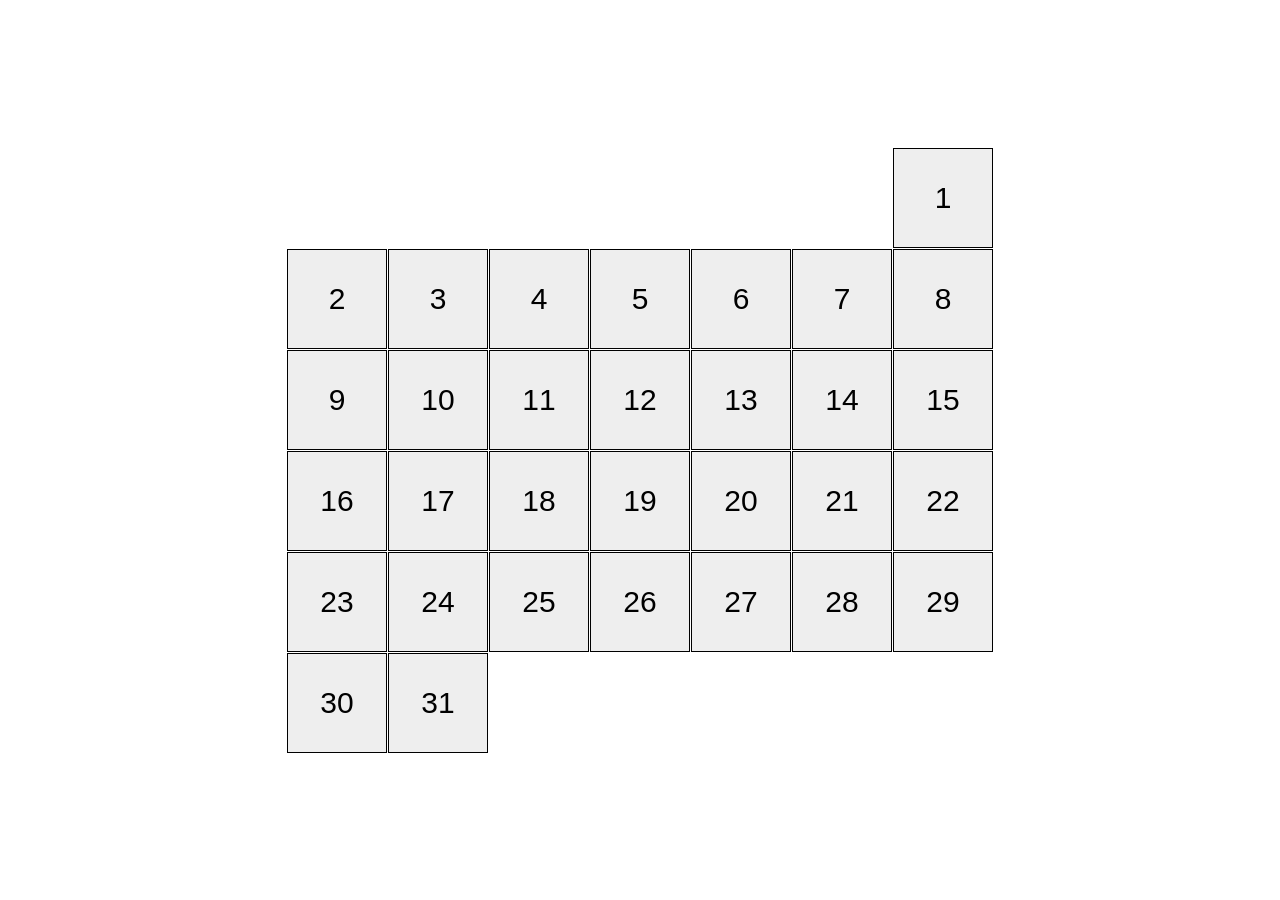
<file: index.html>
<!doctype html><html lang="en"><head><meta charset="utf-8"><meta name="viewport" content="width=device-width, initial-scale=1.0"><title>Calendar</title><link rel="stylesheet" href="index.7f7f8dd0.css"></head><body> <section class="calendar calendar--month-length-31 calendar--start-day-sun"> <div class="calendar__day"></div> <div class="calendar__day"></div> <div class="calendar__day"></div> <div class="calendar__day"></div> <div class="calendar__day"></div> <div class="calendar__day"></div> <div class="calendar__day"></div> <div class="calendar__day"></div> <div class="calendar__day"></div> <div class="calendar__day"></div> <div class="calendar__day"></div> <div class="calendar__day"></div> <div class="calendar__day"></div> <div class="calendar__day"></div> <div class="calendar__day"></div> <div class="calendar__day"></div> <div class="calendar__day"></div> <div class="calendar__day"></div> <div class="calendar__day"></div> <div class="calendar__day"></div> <div class="calendar__day"></div> <div class="calendar__day"></div> <div class="calendar__day"></div> <div class="calendar__day"></div> <div class="calendar__day"></div> <div class="calendar__day"></div> <div class="calendar__day"></div> <div class="calendar__day"></div> <div class="calendar__day"></div> <div class="calendar__day"></div> <div class="calendar__day"></div> <div class="calendar__day"></div> <div class="calendar__day"></div> <div class="calendar__day"></div> <div class="calendar__day"></div> <div class="calendar__day"></div> <div class="calendar__day"></div> <div class="calendar__day"></div> <div class="calendar__day"></div> <div class="calendar__day"></div> <div class="calendar__day"></div> <div class="calendar__day"></div> </section> </body></html>
</file>
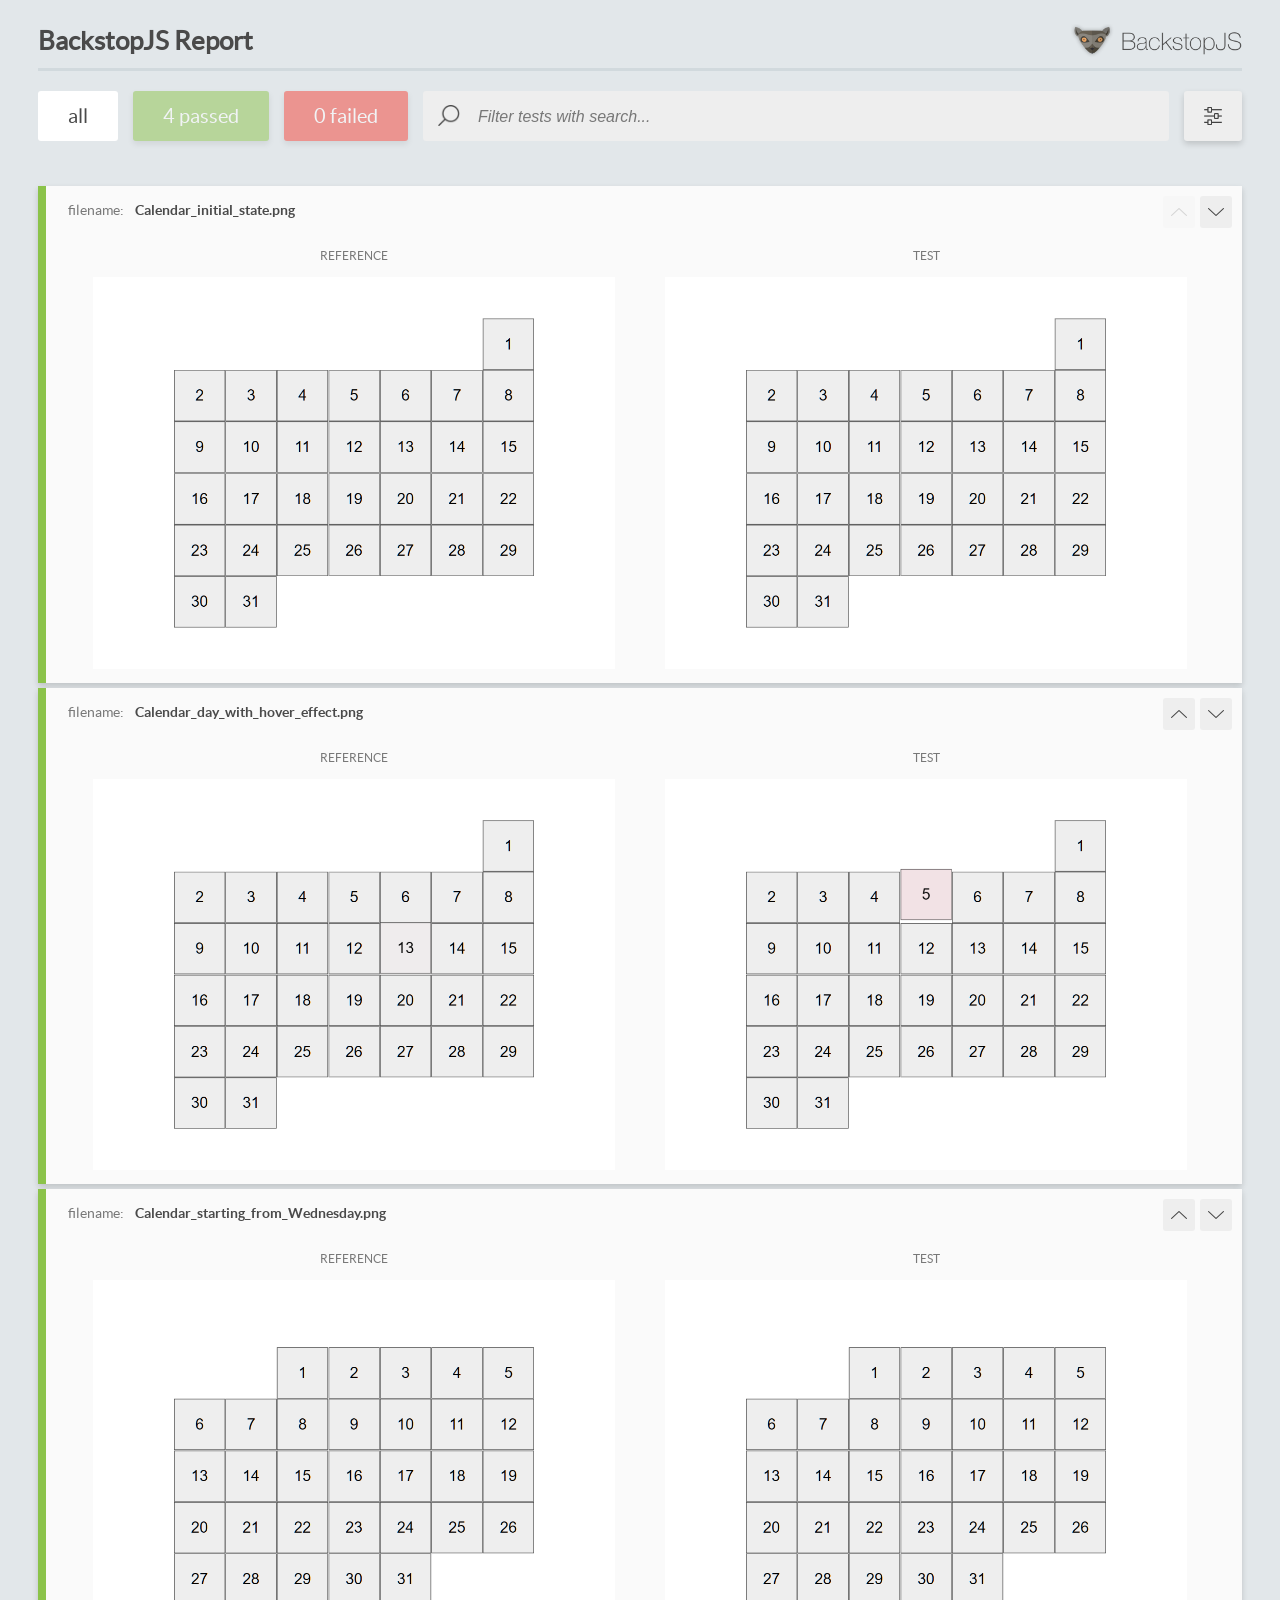
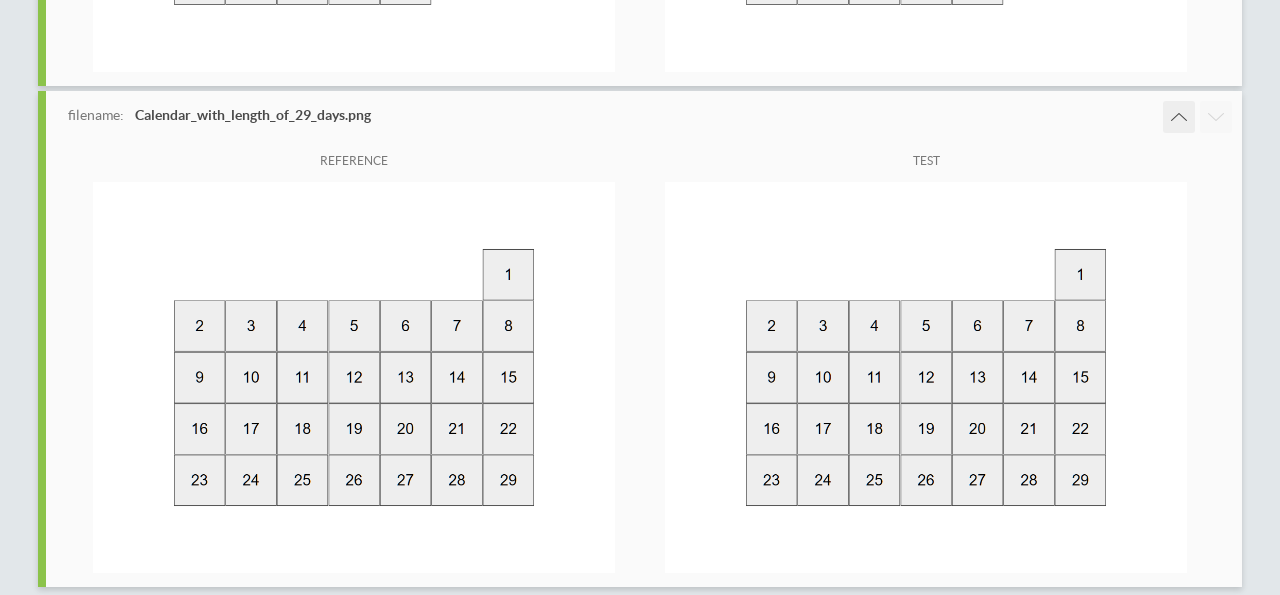
<file: report/html_report/index.html>
<!DOCTYPE html>
<html>
  <head>
    <meta charset="utf-8">
    <!-- Disable Cache -->
    <meta http-equiv="Cache-Control" content="no-cache, no-store, must-revalidate">
    <meta http-equiv="Pragma" content="no-cache">
    <meta http-equiv="Expires" content="0">

    <title>BackstopJS Report</title>

    <style>
      @font-face {
          font-family: 'latoregular';
          src: url('./assets/fonts/lato-regular-webfont.woff2') format('woff2'),
              url('./assets/fonts/lato-regular-webfont.woff') format('woff');
          font-weight: 400;
          font-style: normal;
      }
      @font-face {
          font-family: 'latobold';
          src: url('./assets/fonts/lato-bold-webfont.woff2') format('woff2'),
              url('./assets/fonts/lato-bold-webfont.woff') format('woff');
          font-weight: 700;
          font-style: normal;
      }

      .ReactModal__Body--open {
          overflow: hidden;
      }
      .ReactModal__Body--open .header {
        display: none;
      }

    </style>
  </head>
  <body style="background-color: #E2E7EA">
    <div id="root">

    </div>
    <script>
      function report (report) { // eslint-disable-line no-unused-vars
        window.tests = report;
      }
    </script>
    <script src="config.js"></script>
    <script src="index_bundle.js"></script>
  </body>
</html>
</file>
<file: index.7f7f8dd0.css>
.calendar{flex-wrap:wrap;gap:1px;width:706px;display:flex}.calendar__day{box-sizing:border-box;background-color:#eee;border:1px solid #000;width:100px;height:100px;padding:10px}.calendar__day:before{justify-content:center;align-items:center;width:100%;height:100%;display:flex}.calendar__day:hover{cursor:pointer;background-color:#ffbfcb;transition-duration:.5s;transform:translateY(-20px)}.calendar__day:first-child:before{content:"1"}.calendar__day:nth-child(2):before{content:"2"}.calendar__day:nth-child(3):before{content:"3"}.calendar__day:nth-child(4):before{content:"4"}.calendar__day:nth-child(5):before{content:"5"}.calendar__day:nth-child(6):before{content:"6"}.calendar__day:nth-child(7):before{content:"7"}.calendar__day:nth-child(8):before{content:"8"}.calendar__day:nth-child(9):before{content:"9"}.calendar__day:nth-child(10):before{content:"10"}.calendar__day:nth-child(11):before{content:"11"}.calendar__day:nth-child(12):before{content:"12"}.calendar__day:nth-child(13):before{content:"13"}.calendar__day:nth-child(14):before{content:"14"}.calendar__day:nth-child(15):before{content:"15"}.calendar__day:nth-child(16):before{content:"16"}.calendar__day:nth-child(17):before{content:"17"}.calendar__day:nth-child(18):before{content:"18"}.calendar__day:nth-child(19):before{content:"19"}.calendar__day:nth-child(20):before{content:"20"}.calendar__day:nth-child(21):before{content:"21"}.calendar__day:nth-child(22):before{content:"22"}.calendar__day:nth-child(23):before{content:"23"}.calendar__day:nth-child(24):before{content:"24"}.calendar__day:nth-child(25):before{content:"25"}.calendar__day:nth-child(26):before{content:"26"}.calendar__day:nth-child(27):before{content:"27"}.calendar__day:nth-child(28):before{content:"28"}.calendar__day:nth-child(29):before{content:"29"}.calendar__day:nth-child(30):before{content:"30"}.calendar__day:nth-child(31):before{content:"31"}.calendar--start-day-mon .calendar__day:first-child{margin-left:0}.calendar--start-day-tue .calendar__day:first-child{margin-left:101px}.calendar--start-day-wed .calendar__day:first-child{margin-left:202px}.calendar--start-day-thu .calendar__day:first-child{margin-left:303px}.calendar--start-day-fri .calendar__day:first-child{margin-left:404px}.calendar--start-day-sat .calendar__day:first-child{margin-left:505px}.calendar--start-day-sun .calendar__day:first-child{margin-left:606px}.calendar--month-length-28 .calendar__day:nth-child(29),.calendar--month-length-28 .calendar__day:nth-child(30),.calendar--month-length-28 .calendar__day:nth-child(31),.calendar--month-length-28 .calendar__day:nth-child(32),.calendar--month-length-28 .calendar__day:nth-child(33),.calendar--month-length-28 .calendar__day:nth-child(34),.calendar--month-length-28 .calendar__day:nth-child(35),.calendar--month-length-28 .calendar__day:nth-child(36),.calendar--month-length-28 .calendar__day:nth-child(37),.calendar--month-length-28 .calendar__day:nth-child(38),.calendar--month-length-28 .calendar__day:nth-child(39),.calendar--month-length-28 .calendar__day:nth-child(40),.calendar--month-length-28 .calendar__day:nth-child(41),.calendar--month-length-28 .calendar__day:nth-child(42),.calendar--month-length-29 .calendar__day:nth-child(30),.calendar--month-length-29 .calendar__day:nth-child(31),.calendar--month-length-29 .calendar__day:nth-child(32),.calendar--month-length-29 .calendar__day:nth-child(33),.calendar--month-length-29 .calendar__day:nth-child(34),.calendar--month-length-29 .calendar__day:nth-child(35),.calendar--month-length-29 .calendar__day:nth-child(36),.calendar--month-length-29 .calendar__day:nth-child(37),.calendar--month-length-29 .calendar__day:nth-child(38),.calendar--month-length-29 .calendar__day:nth-child(39),.calendar--month-length-29 .calendar__day:nth-child(40),.calendar--month-length-29 .calendar__day:nth-child(41),.calendar--month-length-29 .calendar__day:nth-child(42),.calendar--month-length-30 .calendar__day:nth-child(31),.calendar--month-length-30 .calendar__day:nth-child(32),.calendar--month-length-30 .calendar__day:nth-child(33),.calendar--month-length-30 .calendar__day:nth-child(34),.calendar--month-length-30 .calendar__day:nth-child(35),.calendar--month-length-30 .calendar__day:nth-child(36),.calendar--month-length-30 .calendar__day:nth-child(37),.calendar--month-length-30 .calendar__day:nth-child(38),.calendar--month-length-30 .calendar__day:nth-child(39),.calendar--month-length-30 .calendar__day:nth-child(40),.calendar--month-length-30 .calendar__day:nth-child(41),.calendar--month-length-30 .calendar__day:nth-child(42),.calendar--month-length-31 .calendar__day:nth-child(32),.calendar--month-length-31 .calendar__day:nth-child(33),.calendar--month-length-31 .calendar__day:nth-child(34),.calendar--month-length-31 .calendar__day:nth-child(35),.calendar--month-length-31 .calendar__day:nth-child(36),.calendar--month-length-31 .calendar__day:nth-child(37),.calendar--month-length-31 .calendar__day:nth-child(38),.calendar--month-length-31 .calendar__day:nth-child(39),.calendar--month-length-31 .calendar__day:nth-child(40),.calendar--month-length-31 .calendar__day:nth-child(41),.calendar--month-length-31 .calendar__day:nth-child(42){display:none}body{flex-direction:column;justify-content:center;align-items:center;height:100vh;margin:0;padding:0;font-family:Arial,Helvetica,sans-serif;font-size:30px;display:flex}
/*# sourceMappingURL=index.7f7f8dd0.css.map */
</file>
